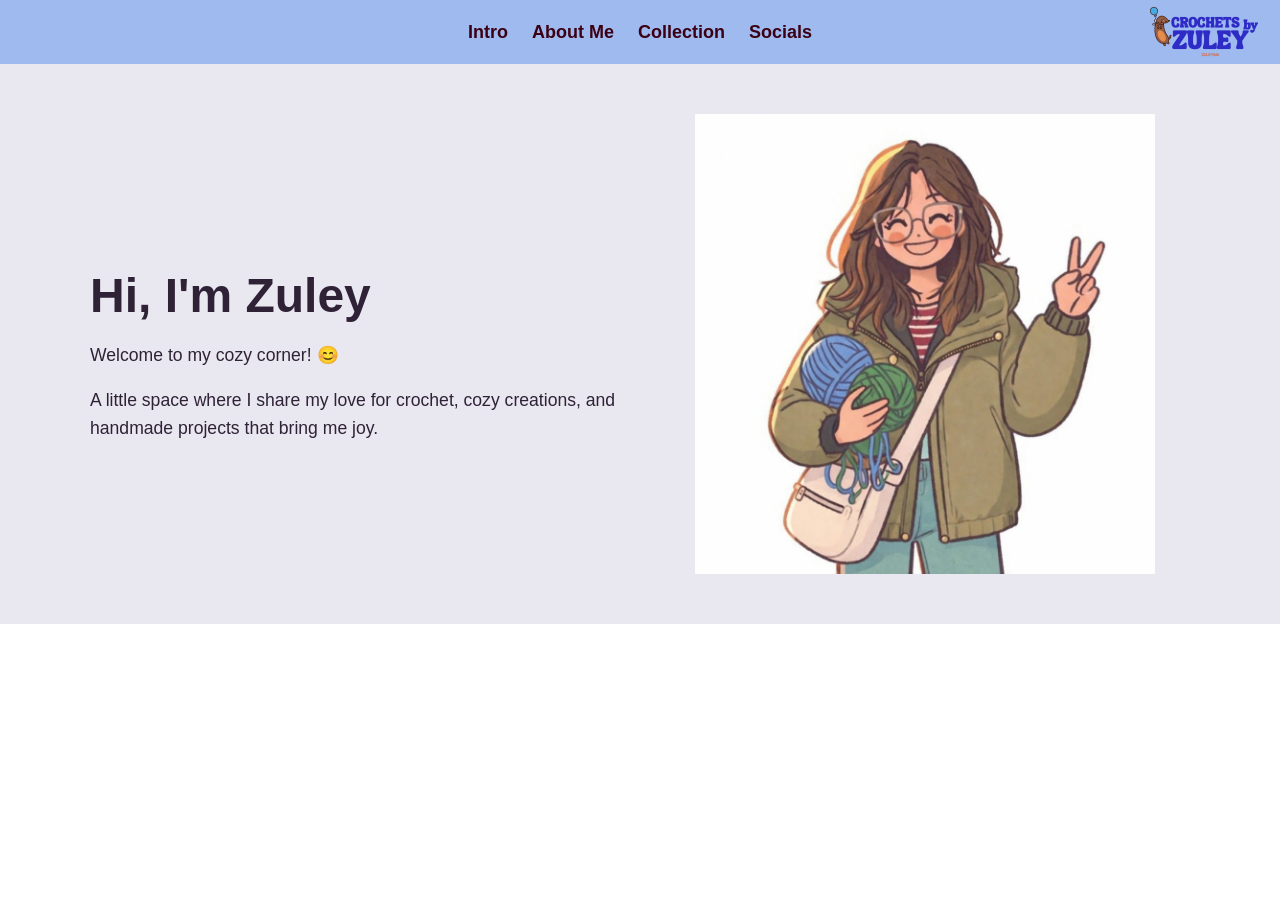
<file: index.html>
<!DOCTYPE html>
<html lang="en">
<head>
  <meta charset="UTF-8" />
  <meta name="viewport" content="width=device-width, initial-scale=1.0" />
  <title>Crochets by Zuley | Home</title>
  <link rel="stylesheet" href="styles.css" />
</head>
<body>
  <nav class="menu">
    <button id="menu-toggle" class="menu-toggle" aria-label="Open menu">☰</button>

    <ul id="menu-list" class="menu-list">
      <li><a href="index.html">Intro</a></li>
      <li><a href="about.html">About Me</a></li>
      <li><a href="collection.html">Collection</a></li>
      <li><a href="socials.html">Socials</a></li>
    </ul>

    <img src="3_Untitled_design_3.png" class="logo" alt="Crochets by Zuley logo" />
  </nav>

  <section class="page-section home-section">
    <div class="two-column">
      <div class="text">
        <h1>Hi, I'm Zuley</h1>
        <p class="welcome-text">Welcome to my cozy corner! 😊</p>
        <p>
          A little space where I share my love for crochet, cozy creations,
          and handmade projects that bring me joy.
        </p>
      </div>

      <div class="image-wrap">
        <img src="4_profile.jpg" class="main-img" alt="Profile" />
      </div>
    </div>
  </section>

  <script src="script.js"></script>
</body>
</html>
</file>
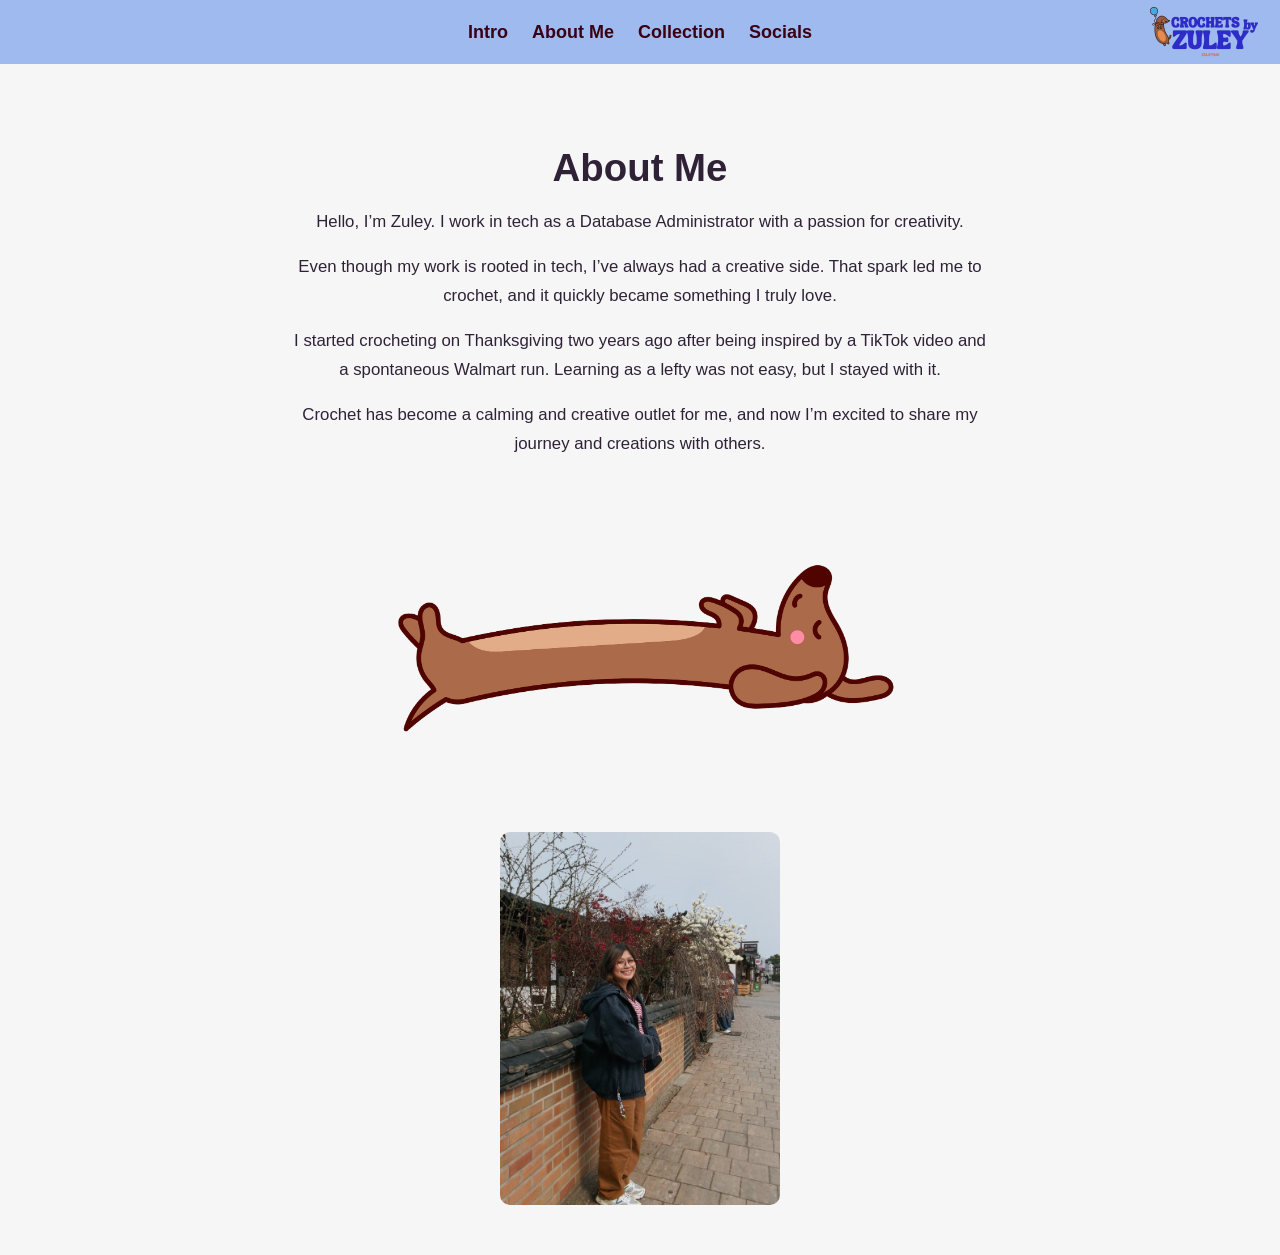
<file: about.html>
<!DOCTYPE html>
<html lang="en">
<head>
  <meta charset="UTF-8" />
  <meta name="viewport" content="width=device-width, initial-scale=1.0" />
  <title>Crochets by Zuley | About Me</title>
  <link rel="stylesheet" href="styles.css" />
</head>
<body>
  <nav class="menu">
    <button id="menu-toggle" class="menu-toggle" aria-label="Open menu">☰</button>

    <ul id="menu-list" class="menu-list">
      <li><a href="index.html">Intro</a></li>
      <li><a href="about.html">About Me</a></li>
      <li><a href="collection.html">Collection</a></li>
      <li><a href="socials.html">Socials</a></li>
    </ul>

    <img src="3_Untitled_design_3.png" class="logo" alt="Crochets by Zuley logo" />
  </nav>

  <section class="page-section about-section">
    <div class="about-container">
      <div class="about-text-block">
        <h1>About Me</h1>
        <p>
          Hello, I’m Zuley. I work in tech as a Database Administrator with a
          passion for creativity.
        </p>
        <p>
         Even though my work is rooted in tech, I’ve always had a creative side. 
          That spark led me to crochet, and it quickly became something I truly love.
        </p>
        <p>
          I started crocheting on Thanksgiving two years ago after being
          inspired by a TikTok video and a spontaneous Walmart run. Learning as
          a lefty was not easy, but I stayed with it.
        </p>
        <p>
          Crochet has become a calming and creative outlet for me, and now I’m
          excited to share my journey and creations with others.
        </p>
      </div>

      <div class="about-dog-wrap">
        <img src="5_dog234.png" class="about-dog" alt="Crochet dog illustration" />
      </div>

      <div class="about-photo-wrap">
        <img src="6_212_07612.JPG" class="about-photo" alt="About photo" />
      </div>
    </div>
  </section>

  <script src="script.js"></script>
</body>
</html>
</file>
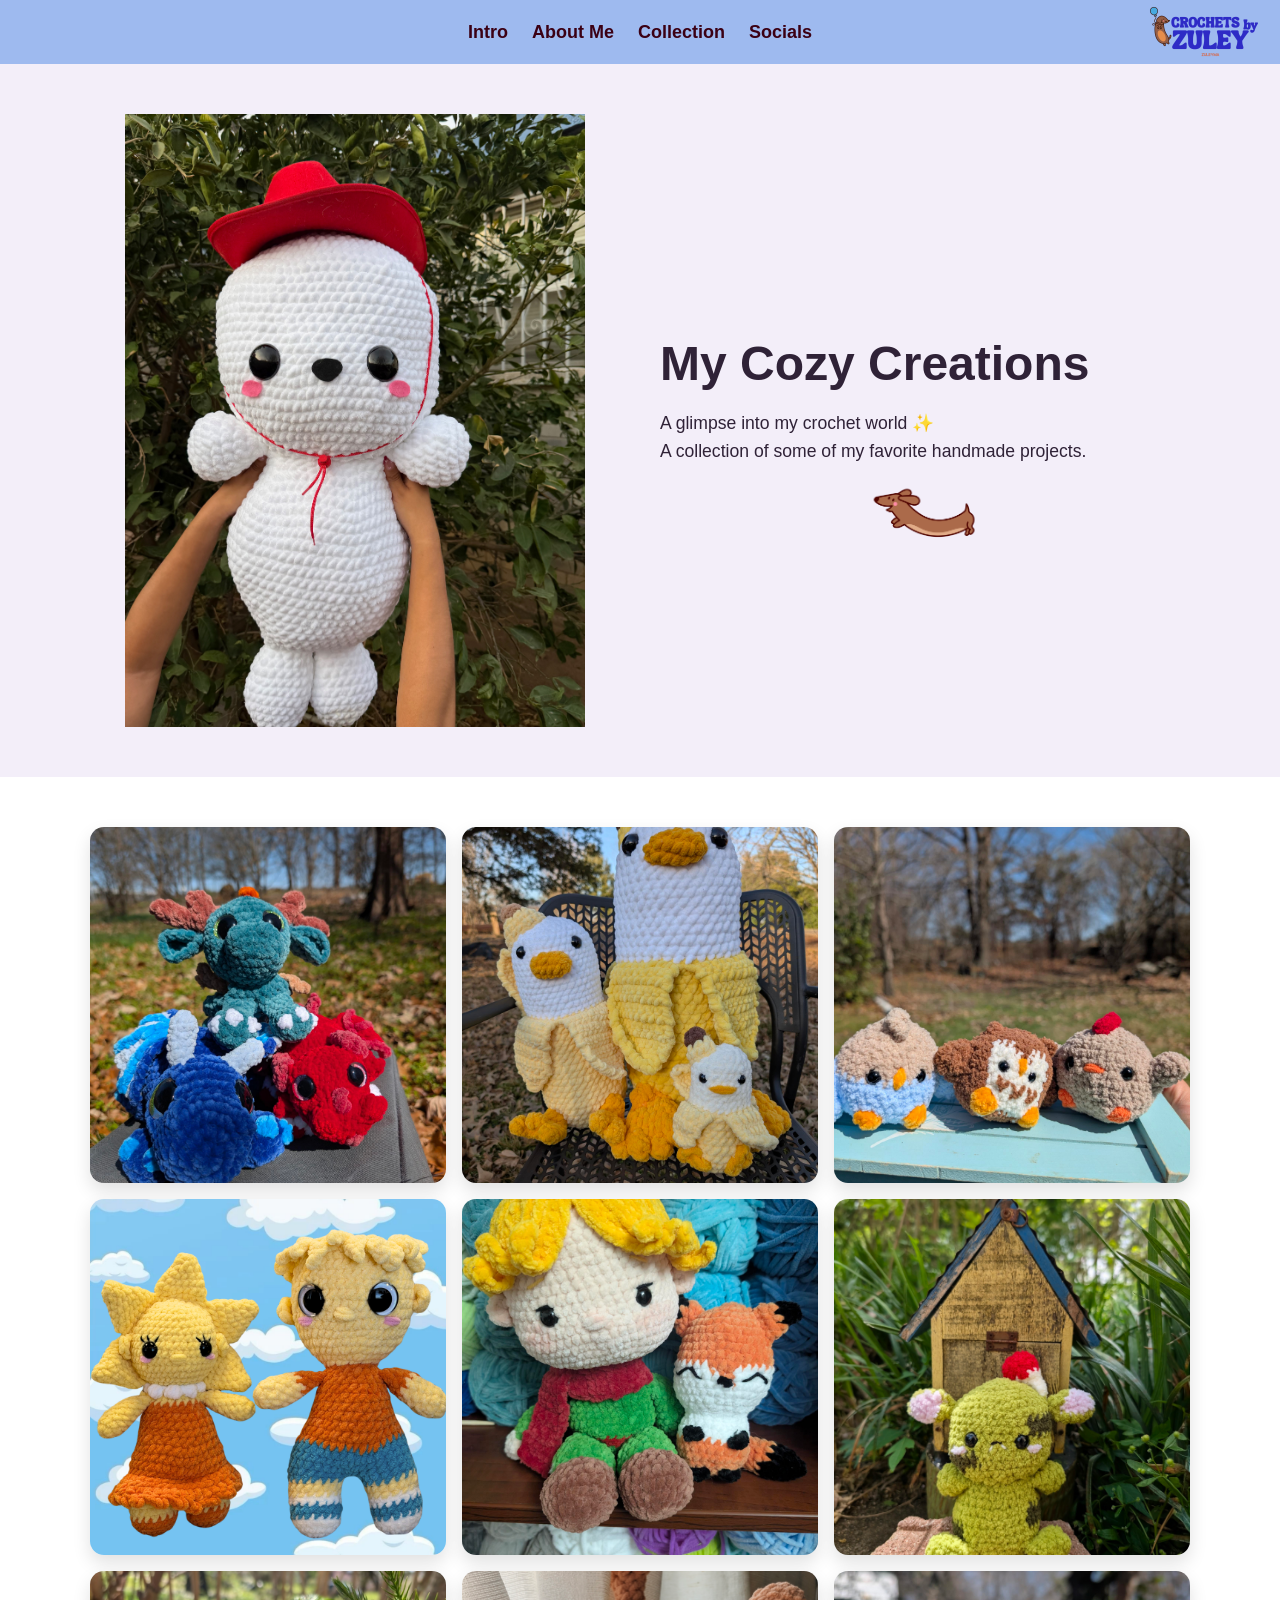
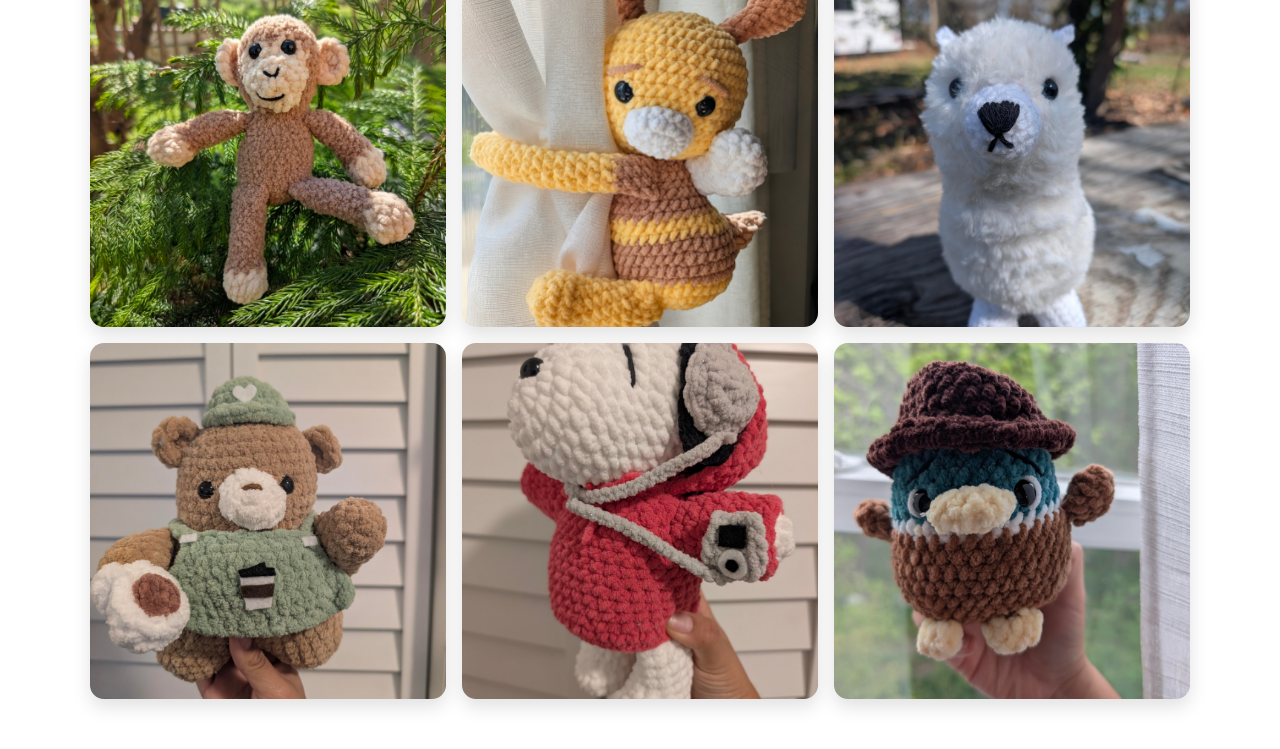
<file: collection.html>
<!DOCTYPE html>
<html lang="en">
<head>
  <meta charset="UTF-8" />
  <meta name="viewport" content="width=device-width, initial-scale=1.0" />
  <title>Crochets by Zuley | My Cozy Creations</title>
  <link rel="stylesheet" href="styles.css" />
</head>
<body>
  <nav class="menu">
    <button id="menu-toggle" class="menu-toggle" aria-label="Open menu">☰</button>

    <ul id="menu-list" class="menu-list">
      <li><a href="index.html">Intro</a></li>
      <li><a href="about.html">About Me</a></li>
      <li><a href="collection.html">Collection</a></li>
      <li><a href="socials.html">Socials</a></li>
    </ul>

    <img src="3_Untitled_design_3.png" class="logo" alt="Crochets by Zuley logo" />
  </nav>

  <section class="page-section collection-top">
    <div class="two-column">
      <div class="image-wrap">
        <img src="7_IMG_2948.jpeg" class="main-img" alt="Featured crochet creation" />
      </div>

      <div class="text collection-text">
        <h1>My Cozy Creations</h1>
        <p>
          A glimpse into my crochet world ✨<br />
          A collection of some of my favorite handmade projects.
        </p>
        <img src="8_dog45.png" class="tiny-img" alt="Decorative crochet art" />
      </div>
    </div>
  </section>

  <section class="page-section gallery-section">
    <div class="gallery">
      <img src="9_PXL_20260308_165246297.jpg" alt="Crochet project 1" />
      <img src="10_PXL_20260208_224119547.jpg" alt="Crochet project 2" />
      <img src="11_PXL_20260308_170908374.jpg" alt="Crochet project 3" />
      <img src="12_Untitled_design_1.png" alt="Crochet project 4" />
      <img src="13_PXL_20251219_032157912.jpg" alt="Crochet project 5" />
      <img src="14_PXL_20260331_1741093482.jpg" alt="Crochet project 6" />
      <img src="15_PXL_20260314_164212373.MP2.jpg" alt="Crochet project 7" />
      <img src="16_PXL_20260314_1736425723.jpg" alt="Crochet project 8" />
      <img src="17_PXL_20260308_164018666.jpg" alt="Crochet project 9" />
      <img src="18_PXL_20251201_203253703.jpg" alt="Crochet project 10" />
      <img src="19_PXL_20251229_134749070.jpg" alt="Crochet project 11" />
      <img src="20_PXL_20250418_121316577.jpg" alt="Crochet project 12" />
    </div>
  </section>

  <script src="script.js"></script>
</body>
</html>
</file>
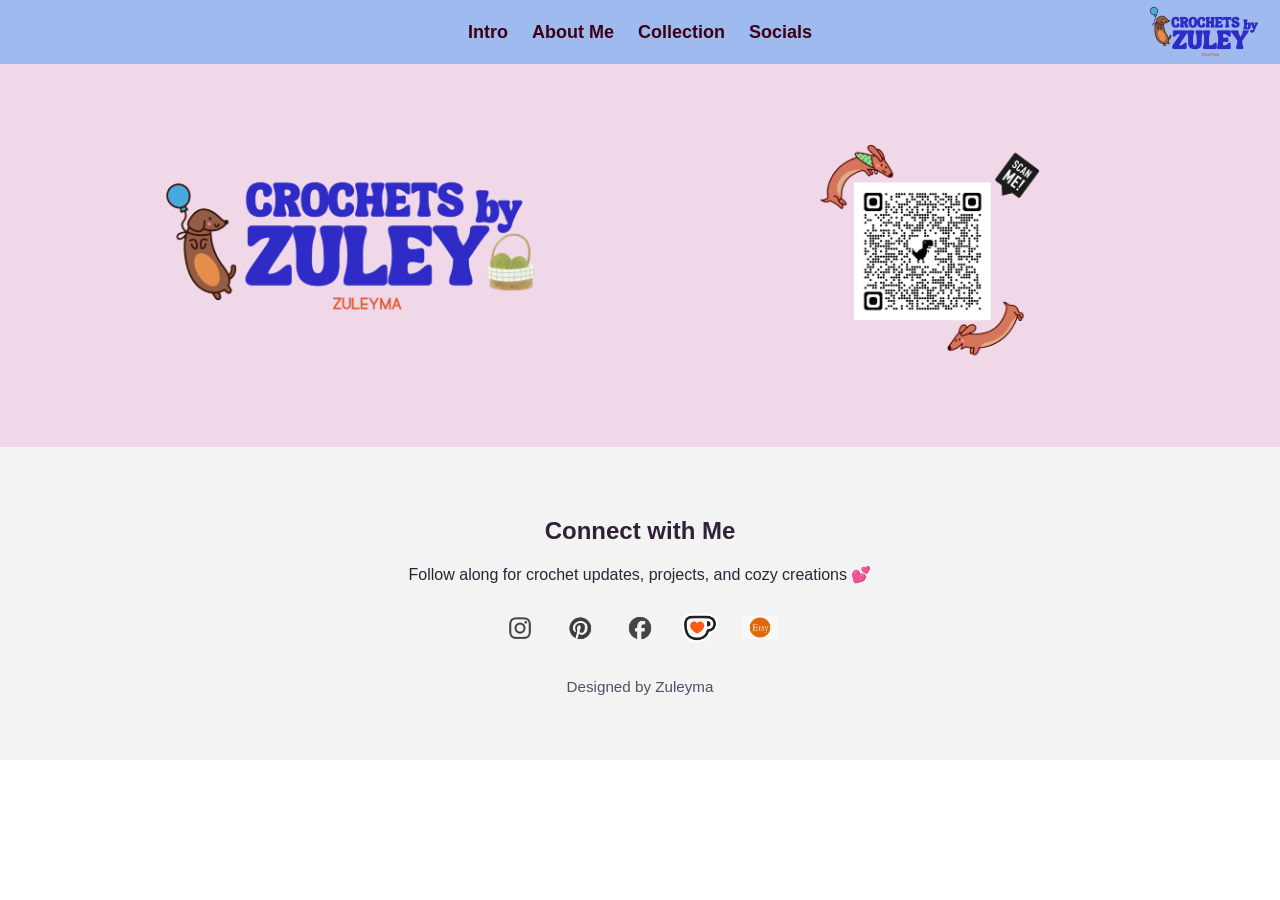
<file: socials.html>
<!DOCTYPE html>
<html lang="en">
<head>
  <meta charset="UTF-8" />
  <meta name="viewport" content="width=device-width, initial-scale=1.0" />
  <title>Crochets by Zuley | Socials</title>
  <link rel="stylesheet" href="styles.css" />
</head>

<body>

  <!-- 🌸 MENU -->
  <nav class="menu">
    <button id="menu-toggle" class="menu-toggle">☰</button>

    <ul id="menu-list" class="menu-list">
      <li><a href="index.html">Intro</a></li>
      <li><a href="about.html">About Me</a></li>
      <li><a href="collection.html">Collection</a></li>
      <li><a href="socials.html">Socials</a></li>
    </ul>

    <img src="3_Untitled_design_3.png" class="logo">
  </nav>

  <!-- 🌸 PINK BANNER -->
  <section class="page-section socials-banner">
    <div class="two-column">

      <!-- LEFT: LOGO -->
      <div class="image-wrap">
        <img src="21_logo23.png" class="main-img">
      </div>

      <!-- RIGHT: QR CODE -->
      <div class="image-wrap">
        <img src="22_SCn56.png" class="main-img">
      </div>

    </div>
  </section>

  <!-- 🌸 SOCIAL ICONS -->
  <section class="page-section socials-section">
    <h1>Connect with Me</h1>
    <p>Follow along for crochet updates, projects, and cozy creations 💕</p>

    <div class="icons">
      <a href="https://www.instagram.com/crochetsbyzuley/" target="_blank">
        <img src="23_instagram2x.png">
      </a>

      <a href="https://www.pinterest.com/zullynaye/" target="_blank">
        <img src="24_pinterest2x.png">
      </a>

      <a href="https://www.facebook.com/" target="_blank">
        <img src="25_facebook2x.png">
      </a>

      <a href="https://ko-fi.com/zully99336" target="_blank">
        <img src="26_kofii.png">
      </a>

      <a href="https://crochetsbyzuley.etsy.com" target="_blank">
        <img src="27_etsy.png">
      </a>
    </div>

    <p class="footer-text">Designed by Zuleyma</p>
  </section>

  <script src="script.js"></script>
</body>
</html>
</file>
<file: styles.css>
html {
  scroll-behavior: smooth;
}

* {
  box-sizing: border-box;
}

body {
  margin: 0;
  font-family: Arial, sans-serif;
  color: #2f2237;
  background: #ffffff;
  overflow-x: hidden;
}

img {
  max-width: 100%;
  height: auto;
  display: block;
}

/* MENU */

.menu {
  display: flex;
  justify-content: center;
  align-items: center;
  background: #9ebaef;
  padding: 14px 16px;
  position: sticky;
  top: 0;
  z-index: 1000;
  min-height: 64px;
  width: 100%;
}

.menu-list {
  display: flex;
  gap: 24px;
  list-style: none;
  margin: 0;
  padding: 0;
}

.menu-list a {
  text-decoration: none;
  color: #3b0014;
  font-weight: bold;
  font-size: 18px;
}

.logo {
  position: absolute;
  right: 12px;
  width: 120px;
  height: auto;
}

.menu-toggle {
  display: none;
  position: absolute;
  left: 12px;
  top: 50%;
  transform: translateY(-50%);
  font-size: 26px;
  background: none;
  border: none;
  cursor: pointer;
  color: #3b0014;
  padding: 0;
}

/* GENERAL SECTIONS */

.page-section {
  width: 100%;
  padding: 50px 18px;
}

.home-section {
  background: #e9e7ef;
}

.collection-top {
  background: #f3eef9;
}

.socials-banner {
  background: #f0d8e9;
  padding: 60px 18px;
}

.socials-section {
  text-align: center;
  background: #f3f3f3;
}

/* HOME / GENERAL LAYOUT */

.two-column {
  max-width: 1100px;
  margin: 0 auto;
  display: grid;
  grid-template-columns: 1fr 1fr;
  align-items: center;
  gap: 40px;
  width: 100%;
}

.text {
  width: 100%;
  min-width: 0;
}

.text h1 {
  font-size: 3rem;
  margin-bottom: 18px;
}

.welcome-text {
  font-size: 1.3rem;
  margin-bottom: 12px;
}

.text p {
  font-size: 1.1rem;
  line-height: 1.6;
}

.image-wrap {
  display: flex;
  justify-content: center;
  align-items: center;
  width: 100%;
}

.main-img {
  width: 100%;
  max-width: 460px;
  height: auto;
}

/* ABOUT PAGE */

.about-section {
  background: #f6f6f6;
  color: #2f2237;
}

.about-container {
  max-width: 900px;
  margin: 0 auto;
  text-align: center;
}

.about-text-block {
  max-width: 700px;
  margin: 0 auto 28px;
}

.about-text-block h1 {
  font-size: 2.4rem;
  margin-bottom: 18px;
}

.about-text-block p {
  font-size: 1.05rem;
  line-height: 1.7;
  margin-bottom: 14px;
}

.about-dog-wrap {
  display: flex;
  justify-content: center;
  margin: 26px 0;
}

.about-dog {
  width: 100%;
  max-width: 560px;
  height: auto;
}

.about-photo-wrap {
  display: flex;
  justify-content: center;
  margin-top: 20px;
}

.about-photo {
  width: 100%;
  max-width: 280px;
  border-radius: 10px;
}

/* COLLECTION */

.tiny-img {
  max-width: 110px;
  margin: 18px auto 0;
}

.gallery-section {
  padding: 50px 18px;
}

.gallery {
  max-width: 1100px;
  margin: 0 auto;
  display: grid;
  grid-template-columns: repeat(3, 1fr);
  gap: 16px;
}

.gallery img {
  width: 100%;
  aspect-ratio: 1 / 1;
  object-fit: cover;
  border-radius: 14px;
  box-shadow: 0 8px 18px rgba(0, 0, 0, 0.12);
}

/* SOCIALS */

.icons {
  display: flex;
  justify-content: center;
  align-items: center;
  gap: 16px;
  flex-wrap: wrap;
  margin-top: 22px;
}

.icons a {
  display: flex;
  justify-content: center;
  align-items: center;
  width: 44px;
  height: 44px;
}

.icons img {
  width: 36px;
  height: 36px;
  object-fit: contain;
}

.footer-text {
  margin-top: 28px;
  color: #5a4b67;
  font-size: 0.95rem;
}

/* MOBILE */

@media (max-width: 768px) {
  .menu {
    justify-content: flex-start;
    min-height: 56px;
    padding: 10px 12px;
  }

  .menu-toggle {
    display: block;
  }

  .menu-list {
    display: none;
    flex-direction: column;
    position: absolute;
    top: 56px;
    left: 0;
    width: 100%;
    background: #9ebaef;
    text-align: left;
    padding: 10px 18px;
    gap: 8px;
  }

  .menu-list.show {
    display: flex;
  }

  .menu-list a {
    display: block;
    font-size: 16px;
    padding: 6px 0;
  }

  .logo {
    width: 100px;
    right: 10px;
  }

  .page-section {
    padding: 28px 14px;
  }

  .two-column {
    grid-template-columns: 1fr;
    text-align: center;
    gap: 22px;
  }

  .text h1 {
    font-size: 2rem;
  }

  .welcome-text {
    font-size: 1.05rem;
  }

  .text p {
    font-size: 0.98rem;
  }

  .main-img {
    max-width: 280px;
    margin: 0 auto;
  }

  .about-text-block h1 {
    font-size: 2rem;
  }

  .about-text-block p {
    font-size: 0.98rem;
    line-height: 1.6;
  }

  .about-dog {
    max-width: 320px;
  }

  .about-photo {
    max-width: 220px;
  }

  .gallery {
    grid-template-columns: 1fr;
  }

  .gallery img {
    max-width: 320px;
    margin: 0 auto;
  }

  .icons a {
    width: 38px;
    height: 38px;
  }

  .icons img {
    width: 30px;
    height: 30px;
  }
}
</file>
